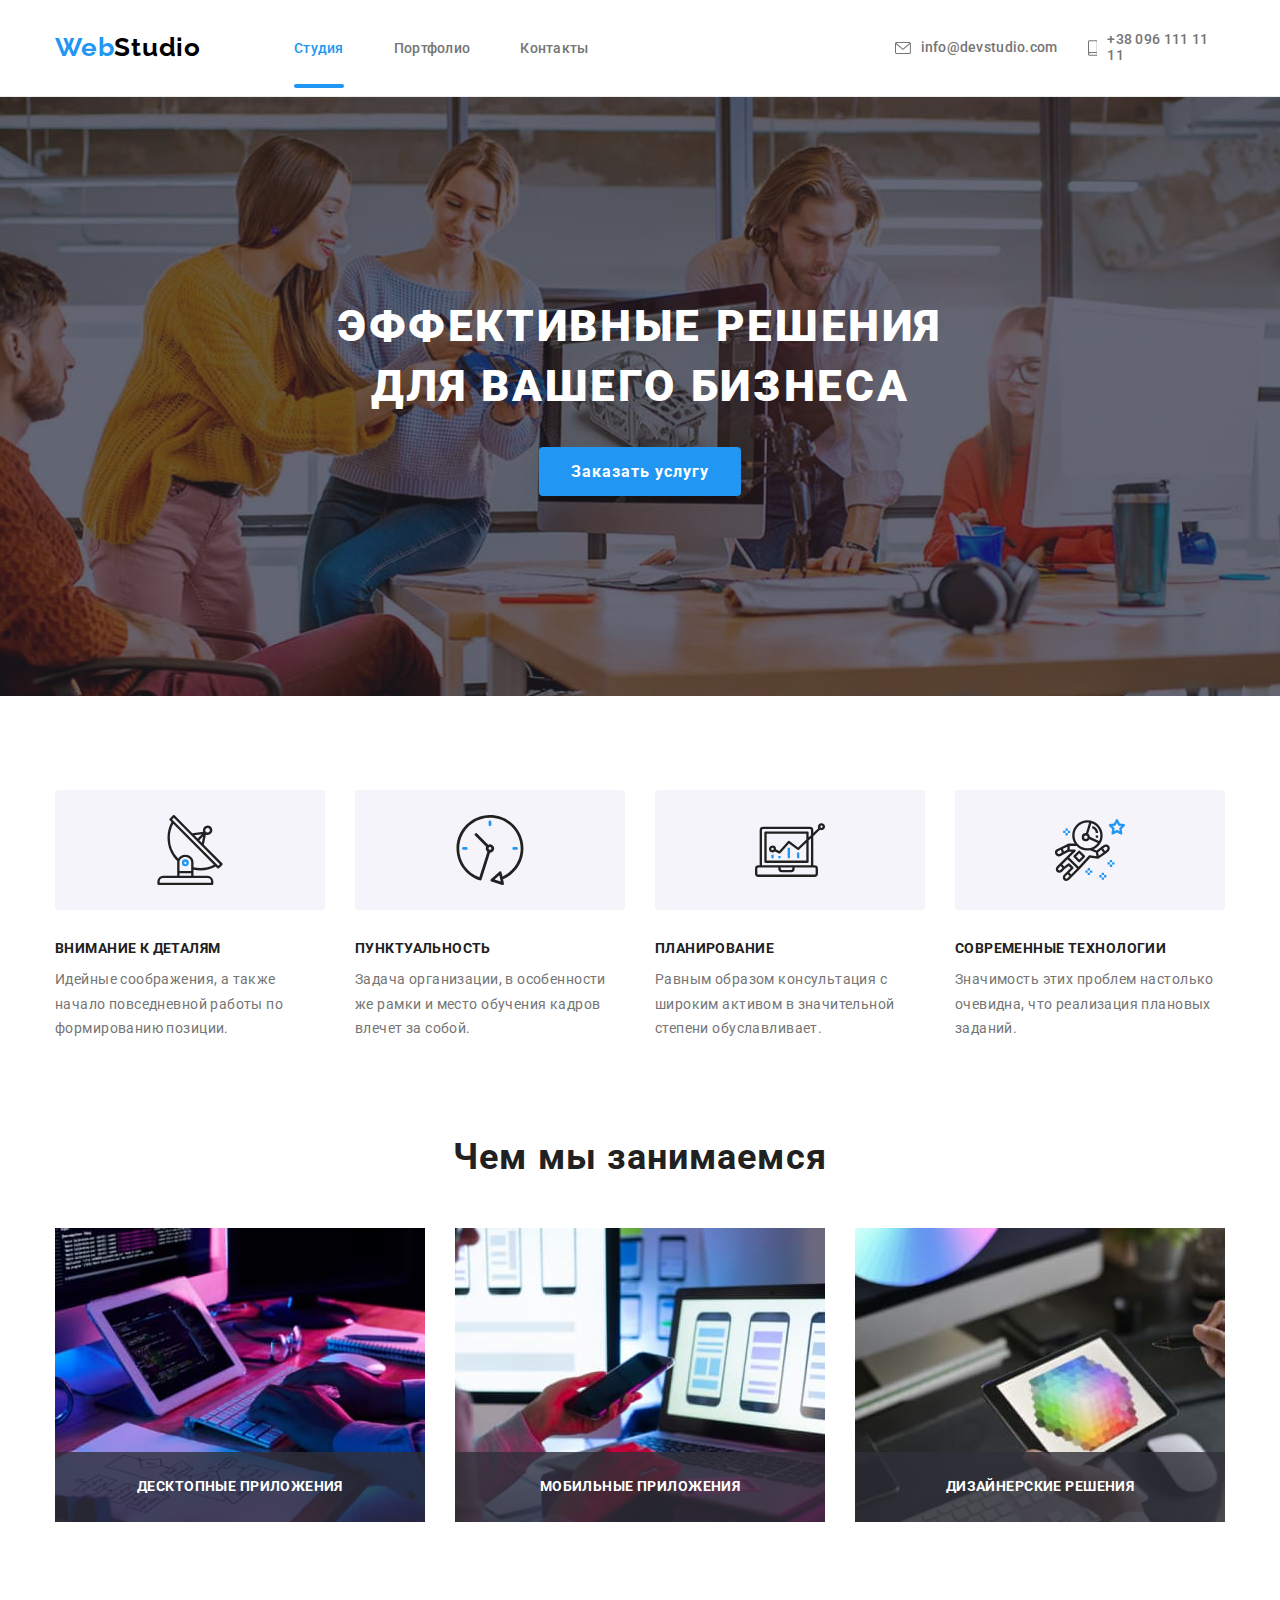
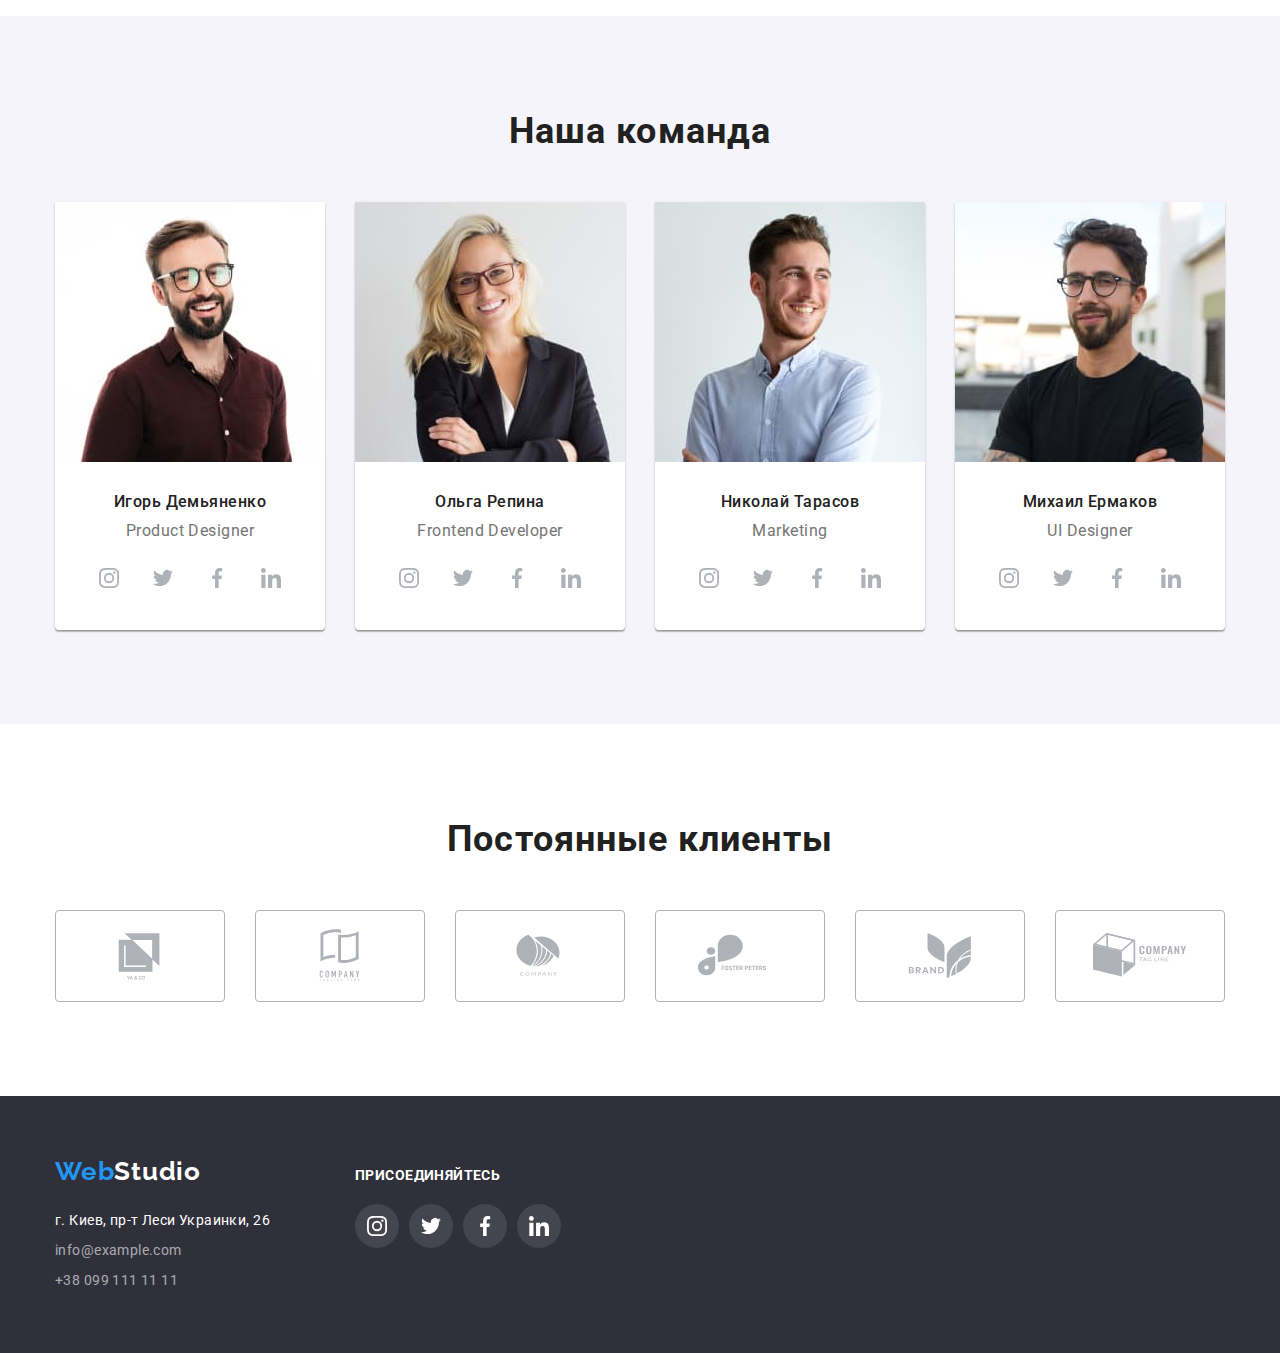
<file: index.html>
<!DOCTYPE html>
<html lang="ru">
  <head>
    <meta charset="UTF-8" />
    <meta http-equiv="X-UA-Compatible" content="IE=edge" />
    <meta name="viewport" content="width=device-width, initial-scale=1.0" />
    <title>Студия</title>
    <link rel="preconnect" href="https://fonts.googleapis.com" />
    <link rel="preconnect" href="https://fonts.gstatic.com" crossorigin />
    <link
      href="https://fonts.googleapis.com/css2?family=Roboto:wght@400;500;700;900&family=Raleway:wght@700&display=swap"
      rel="stylesheet"
    />
    <link
      rel="stylesheet"
      href="https://cdnjs.cloudflare.com/ajax/libs/modern-normalize/1.1.0/modern-normalize.min.css"
    />
    <link rel="stylesheet" href="./css/styles.css" />
  </head>
  <body>
    <!-- header-section -->
    <header class="header-section">
      <div class="container">
        <a href="./index.html" lang="en" class="header-logo"
          >Web<span class="header-logo-studio">Studio</span></a
        >
        <nav>
          <ul class="site-nav">
            <li><a class="site-link active" href="./index.html">Студия</a></li>
            <li><a class="site-link" href="./portfolio.html">Портфолио</a></li>
            <li><a class="site-link" href="#">Контакты</a></li>
          </ul>
        </nav>
        <ul class="contacts">
          <li>
            <a href="mailto:info@devstudio.com" class="contacts-header"
              ><svg class="contact-icon" width="16" height="12">
                <use href="./images/icons.svg#icon-mail"></use>
              </svg>
              info@devstudio.com</a
            >
          </li>
          <li>
            <a href="tel:+380961111111" class="contacts-header"
              ><svg class="contact-icon" width="10" height="16">
                <use href="./images/icons.svg#icon-phone"></use>
              </svg>
              +38 096 111 11 11</a
            >
          </li>
        </ul>
      </div>
    </header>
    <main>
      <!-- hero-section -->
      <section class="hero section">
        <h1 class="hero-title">ЭФФЕКТИВНЫЕ РЕШЕНИЯ<br />ДЛЯ ВАШЕГО БИЗНЕСА</h1>
        <button type="button" class="button-hero" data-modal-open>Заказать услугу</button>
      </section>

      <!-- advantages-section -->
      <section class="section">
        <h2 class="hidden">Наши качества</h2>
        <div class="container">
          <ul class="advantages-list">
            <li class="list-item">
              <div class="list-block">
                <svg class="advantage-icon" width="70" height="70">
                  <use href="./images/icons.svg#icon-antenna"></use>
                </svg>
              </div>

              <h3 class="advantage-title">Внимание к деталям</h3>
              <p class="advantage-item">
                Идейные соображения, а также начало повседневной работы по формированию позиции.
              </p>
            </li>
            <li class="list-item">
              <div class="list-block">
                <svg class="advantage-icon" width="70" height="70">
                  <use href="./images/icons.svg#icon-clock"></use>
                </svg>
              </div>

              <h3 class="advantage-title">Пунктуальность</h3>
              <p class="advantage-item">
                Задача организации, в особенности же рамки и место обучения кадров влечет за собой.
              </p>
            </li>
            <li class="list-item">
              <div class="list-block">
                <svg class="advantage-icon" width="70" height="70">
                  <use href="./images/icons.svg#icon-diagram"></use>
                </svg>
              </div>

              <h3 class="advantage-title">Планирование</h3>
              <p class="advantage-item">
                Равным образом консультация с широким активом в значительной степени обуславливает.
              </p>
            </li>
            <li class="list-item">
              <div class="list-block">
                <svg class="advantage-icon" width="70" height="70">
                  <use href="./images/icons.svg#icon-astronaut"></use>
                </svg>
              </div>

              <h3 class="advantage-title">Современные технологии</h3>
              <p class="advantage-item">
                Значимость этих проблем настолько очевидна, что реализация плановых заданий.
              </p>
            </li>
          </ul>
        </div>
      </section>
      <!-- images-examples-section -->
      <section class="section-examples">
        <div class="container">
          <h2 class="section-title">Чем мы занимаемся</h2>
          <ul class="examples-images">
            <li>
              <div class="example-thumb">
                <img
                  src="./images/work1.jpg"
                  alt="Десктопные приложения"
                  width="370"
                  height="294"
                />
                <p class="example-label">Десктопные приложения</p>
              </div>
            </li>
            <li>
              <div class="example-thumb">
                <img src="./images/work2.jpg" alt="Мобильные приложения" width="370" height="294" />
                <p class="example-label">Мобильные приложения</p>
              </div>
            </li>
            <li>
              <div class="example-thumb">
                <img src="./images/work3.jpg" alt="Дизайн" width="370" height="294" />
                <p class="example-label">Дизайнерские решения</p>
              </div>
            </li>
          </ul>
        </div>
      </section>
      <!-- our-team-section -->
      <section class="section team">
        <h2 class="section-title">Наша команда</h2>
        <div class="container">
          <ul class="member-cards">
            <li>
              <div class="member-card">
                <img src="./images/team1.jpg" alt="Демьяненко" width="270" height="260" />
                <h3 class="member-name">Игорь Демьяненко</h3>
                <p lang="en" class="member-profile">Product Designer</p>
                <ul class="social-links">
                  <li class="social-link">
                    <a class="link-icon" href="#">
                      <svg class="social-icon" width="20" height="20">
                        <use href="./images/icons.svg#icon-instagram"></use>
                      </svg>
                    </a>
                  </li>
                  <li class="social-link">
                    <a class="link-icon" href="#">
                      <svg class="social-icon" width="20" height="20">
                        <use href="./images/icons.svg#icon-twitter"></use>
                      </svg>
                    </a>
                  </li>
                  <li class="social-link">
                    <a class="link-icon" href="#">
                      <svg class="social-icon" width="20" height="20">
                        <use href="./images/icons.svg#icon-facebook"></use>
                      </svg>
                    </a>
                  </li>
                  <li class="social-link">
                    <a class="link-icon" href="#">
                      <svg class="social-icon" width="20" height="20">
                        <use href="./images/icons.svg#icon-linkedin"></use>
                      </svg>
                    </a>
                  </li>
                </ul>
              </div>
            </li>
            <li>
              <div class="member-card">
                <img src="./images/team2.jpg" alt="Репина" width="270" height="260" />
                <h3 class="member-name">Ольга Репина</h3>
                <p lang="en" class="member-profile">Frontend Developer</p>
                <ul class="social-links">
                  <li class="social-link">
                    <a class="link-icon" href="#">
                      <svg class="social-icon" width="20" height="20">
                        <use href="./images/icons.svg#icon-instagram"></use>
                      </svg>
                    </a>
                  </li>
                  <li class="social-link">
                    <a class="link-icon" href="#">
                      <svg class="social-icon" width="20" height="20">
                        <use href="./images/icons.svg#icon-twitter"></use>
                      </svg>
                    </a>
                  </li>
                  <li class="social-link">
                    <a class="link-icon" href="#">
                      <svg class="social-icon" width="20" height="20">
                        <use href="./images/icons.svg#icon-facebook"></use>
                      </svg>
                    </a>
                  </li>
                  <li class="social-link">
                    <a class="link-icon" href="#">
                      <svg class="social-icon" width="20" height="20">
                        <use href="./images/icons.svg#icon-linkedin"></use>
                      </svg>
                    </a>
                  </li>
                </ul>
              </div>
            </li>
            <li>
              <div class="member-card">
                <img src="./images/team3.jpg" alt="Тарасов" width="270" height="260" />
                <h3 class="member-name">Николай Тарасов</h3>
                <p lang="en" class="member-profile">Marketing</p>
                <ul class="social-links">
                  <li class="social-link">
                    <a class="link-icon" href="#">
                      <svg class="social-icon" width="20" height="20">
                        <use href="./images/icons.svg#icon-instagram"></use>
                      </svg>
                    </a>
                  </li>
                  <li class="social-link">
                    <a class="link-icon" href="#">
                      <svg class="social-icon" width="20" height="20">
                        <use href="./images/icons.svg#icon-twitter"></use>
                      </svg>
                    </a>
                  </li>
                  <li class="social-link">
                    <a class="link-icon" href="#">
                      <svg class="social-icon" width="20" height="20">
                        <use href="./images/icons.svg#icon-facebook"></use>
                      </svg>
                    </a>
                  </li>
                  <li class="social-link">
                    <a class="link-icon" href="#">
                      <svg class="social-icon" width="20" height="20">
                        <use href="./images/icons.svg#icon-linkedin"></use>
                      </svg>
                    </a>
                  </li>
                </ul>
              </div>
            </li>
            <li>
              <div class="member-card">
                <img src="./images/team4.jpg" alt="Ермаков" width="270" height="260" />
                <h3 class="member-name">Михаил Ермаков</h3>
                <p lang="en" class="member-profile">UI Designer</p>
                <ul class="social-links">
                  <li class="social-link">
                    <a class="link-icon" href="#">
                      <svg class="social-icon" width="20" height="20">
                        <use href="./images/icons.svg#icon-instagram"></use>
                      </svg>
                    </a>
                  </li>
                  <li class="social-link">
                    <a class="link-icon" href="#">
                      <svg class="social-icon" width="20" height="20">
                        <use href="./images/icons.svg#icon-twitter"></use>
                      </svg>
                    </a>
                  </li>
                  <li class="social-link">
                    <a class="link-icon" href="#">
                      <svg class="social-icon" width="20" height="20">
                        <use href="./images/icons.svg#icon-facebook"></use>
                      </svg>
                    </a>
                  </li>
                  <li class="social-link">
                    <a class="link-icon" href="#">
                      <svg class="social-icon" width="20" height="20">
                        <use href="./images/icons.svg#icon-linkedin"></use>
                      </svg>
                    </a>
                  </li>
                </ul>
              </div>
            </li>
          </ul>
        </div>
      </section>
      <!-- usual-clients-section -->
      <section class="section usual-clients">
        <div class="container">
          <h2 class="section-title">Постоянные клиенты</h2>
          <ul class="clients-list">
            <li>
              <a class="client-logo" href="#">
                <svg class="client-icon" width="106" height="60">
                  <use href="./images/icons.svg#icon-logo1"></use>
                </svg>
              </a>
            </li>
            <li>
              <a class="client-logo" href="#">
                <svg class="client-icon" width="106" height="60">
                  <use href="./images/icons.svg#icon-logo2"></use>
                </svg>
              </a>
            </li>
            <li>
              <a class="client-logo" href="#">
                <svg class="client-icon" width="106" height="60">
                  <use href="./images/icons.svg#icon-logo3"></use>
                </svg>
              </a>
            </li>
            <li>
              <a class="client-logo" href="#">
                <svg class="client-icon" width="106" height="60">
                  <use href="./images/icons.svg#icon-logo4"></use>
                </svg>
              </a>
            </li>
            <li>
              <a class="client-logo" href="#">
                <svg class="client-icon" width="106" height="60">
                  <use href="./images/icons.svg#icon-logo5"></use>
                </svg>
              </a>
            </li>
            <li>
              <a class="client-logo" href="#">
                <svg class="client-icon" width="106" height="60">
                  <use href="./images/icons.svg#icon-logo6"></use>
                </svg>
              </a>
            </li>
          </ul>
        </div>
      </section>
    </main>
    <footer class="footer-section">
      <div class="container">
        <div class="address-footer">
          <a href="./index.html" lang="en" class="footer-logo"
            >Web<span class="footer-logo-studio">Studio</span></a
          >
          <address>
            <ul class="address">
              <li>
                <a
                  class="address-link"
                  href="https://goo.gl/maps/1u3zxF8ceBxTiurs7"
                  target="blanc"
                  rel="norefferer noopener"
                  >г. Киев, пр-т Леси Украинки, 26</a
                >
              </li>
              <li>
                <a class="address-contact" href="mailto:info@devstudio.com">info@example.com</a>
              </li>
              <li><a class="address-contact" href="tel:+380991111111">+38 099 111 11 11</a></li>
            </ul>
          </address>
        </div>
        <div class="follow">
          <h3 class="follow-title">ПРИСОЕДИНЯЙТЕСЬ</h3>
          <ul class="social-follow">
            <li>
              <a class="footer-link" href="#">
                <svg class="footer-icon" width="20" height="20">
                  <use href="./images/icons.svg#icon-instagram"></use>
                </svg>
              </a>
            </li>
            <li>
              <a class="footer-link" href="#">
                <svg class="footer-icon" width="20" height="20">
                  <use href="./images/icons.svg#icon-twitter"></use>
                </svg>
              </a>
            </li>
            <li>
              <a class="footer-link" href="#">
                <svg class="footer-icon" width="20" height="20">
                  <use href="./images/icons.svg#icon-facebook"></use>
                </svg>
              </a>
            </li>
            <li>
              <a class="footer-link" href="#">
                <svg class="footer-icon" width="20" height="20">
                  <use href="./images/icons.svg#icon-linkedin"></use>
                </svg>
              </a>
            </li>
          </ul>
        </div>
      </div>
    </footer>
    <div class="backdrop is-hidden" data-modal>
      <div class="modal">
        <button data-modal-close class="modal-close-btn">
          <svg class="close-icon" width="11" height="11">
            <use href="images/icons.svg#icon-close"></use>
          </svg>
        </button>
      </div>
    </div>
    <script src="./js/modal.js"></script>
  </body>
</html>
</file>
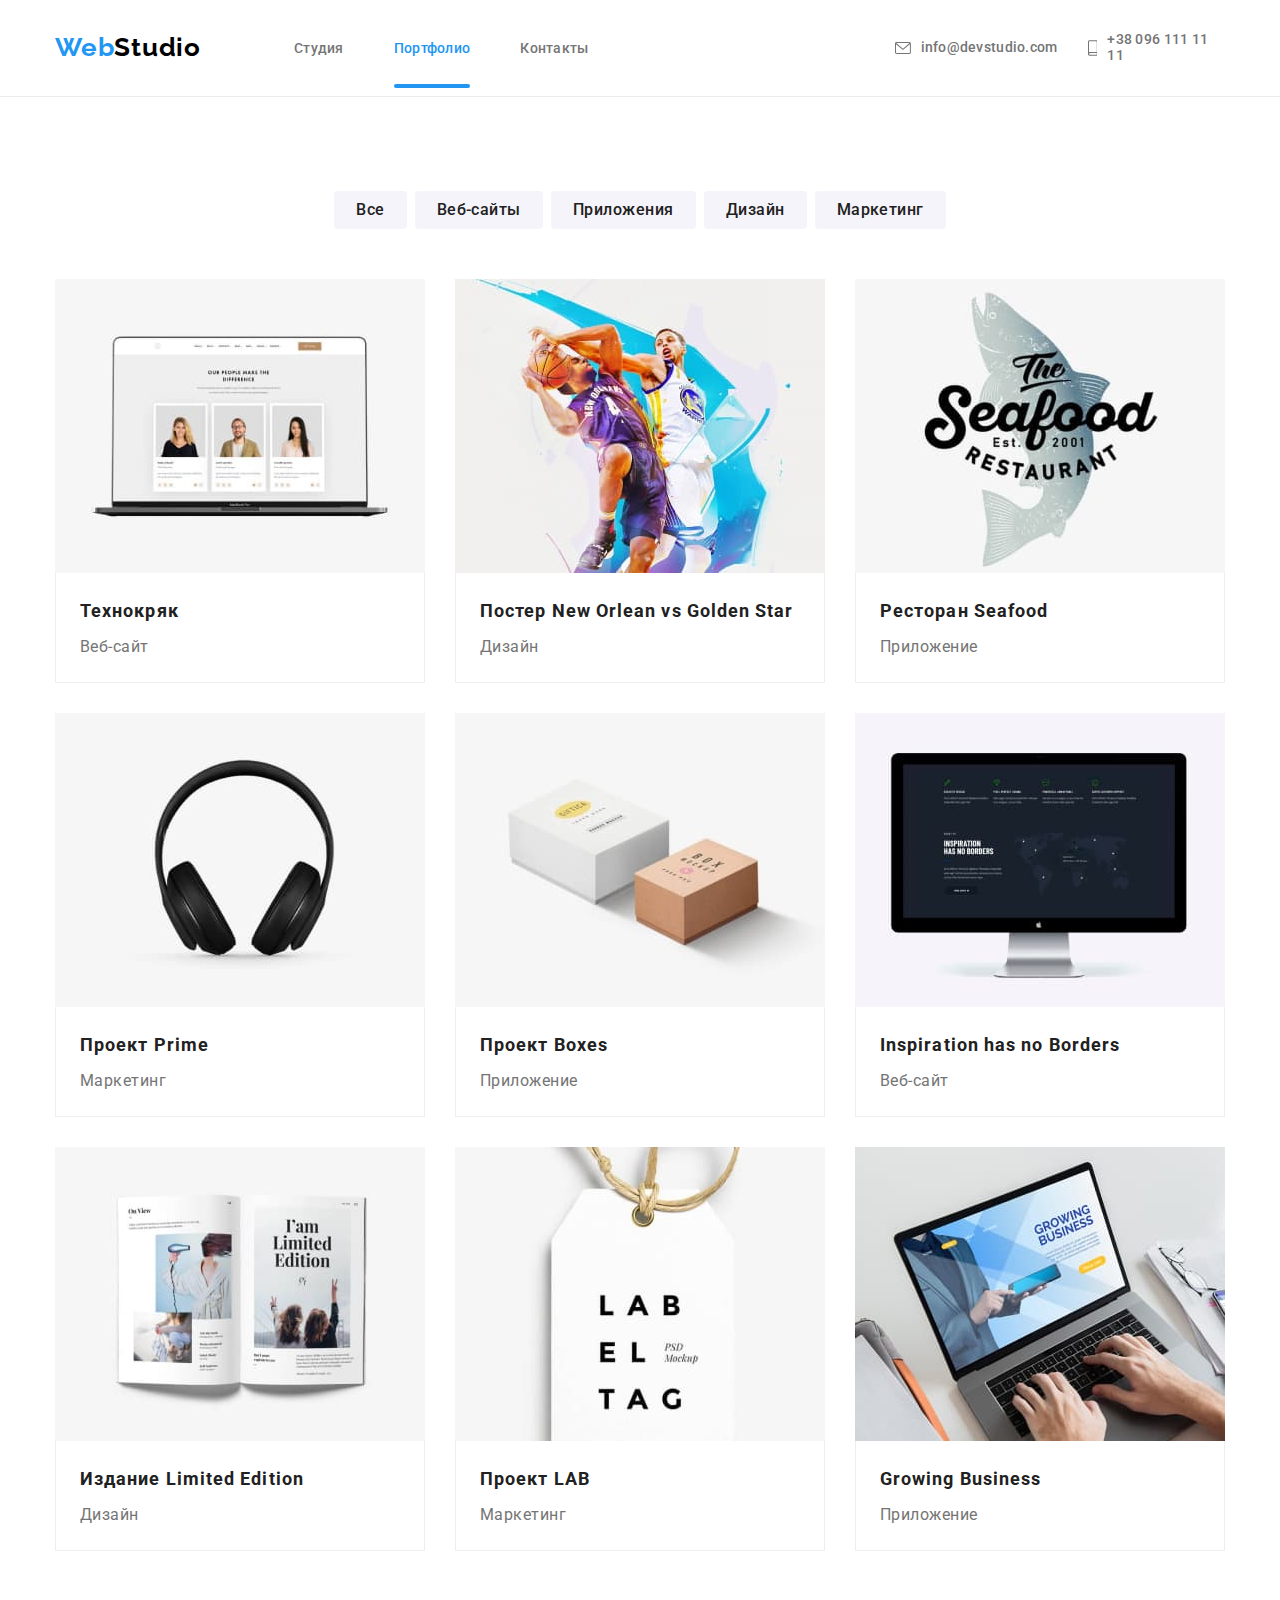
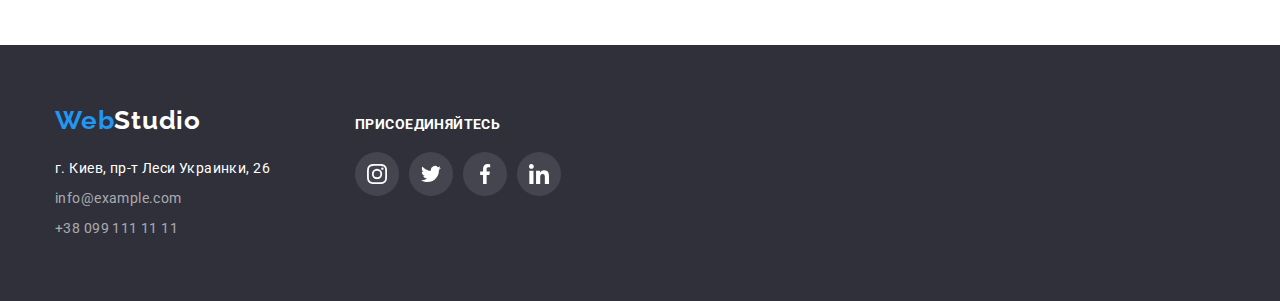
<file: portfolio.html>
<!DOCTYPE html>
<html lang="ru">
  <head>
    <meta charset="UTF-8" />
    <meta http-equiv="X-UA-Compatible" content="IE=edge" />
    <meta name="viewport" content="width=device-width, initial-scale=1.0" />
    <link rel="preconnect" href="https://fonts.googleapis.com" />
    <link rel="preconnect" href="https://fonts.gstatic.com" crossorigin />
    <link
      href="https://fonts.googleapis.com/css2?family=Roboto:wght@400;500;700;900&family=Raleway:wght@700&display=swap"
      rel="stylesheet"
    />
    <title>Портфолио</title>
    <link
      rel="stylesheet"
      href="https://cdnjs.cloudflare.com/ajax/libs/modern-normalize/1.1.0/modern-normalize.min.css"
    />
    <link rel="stylesheet" href="./css/styles.css" />
  </head>

  <body>
    <!-- header-section -->
    <header class="header-section">
      <div class="container">
        <a href="./index.html" lang="en" class="header-logo"
          >Web<span class="header-logo-studio">Studio</span></a
        >
        <nav>
          <ul class="site-nav">
            <li><a class="site-link" href="./index.html">Студия</a></li>
            <li><a class="site-link active" href="./portfolio.html">Портфолио</a></li>
            <li><a class="site-link" href="#">Контакты</a></li>
          </ul>
        </nav>
        <ul class="contacts">
          <li>
            <a href="mailto:info@devstudio.com" class="contacts-header"
              ><svg class="contact-icon" width="16" height="12">
                <use href="./images/icons.svg#icon-mail"></use>
              </svg>
              info@devstudio.com</a
            >
          </li>
          <li>
            <a href="tel:+380961111111" class="contacts-header"
              ><svg class="contact-icon" width="10" height="16">
                <use href="./images/icons.svg#icon-phone"></use>
              </svg>
              +38 096 111 11 11</a
            >
          </li>
        </ul>
      </div>
    </header>
    <main>
      <!-- buttons menu section -->
      <section class="section">
        <h1 class="hidden">Портфолио</h1>
        <div class="container">
          <ul class="filter">
            <li><button class="filter-button" type="button">Все</button></li>
            <li><button class="filter-button" type="button">Веб-сайты</button></li>
            <li><button class="filter-button" type="button">Приложения</button></li>
            <li><button class="filter-button" type="button">Дизайн</button></li>
            <li><button class="filter-button" type="button">Маркетинг</button></li>
          </ul>
          <!-- preview -->
          <ul class="preview">
            <li>
              <a href="#"
                ><div class="preview-link">
                  <div class="overlay-box">
                    <img src="./images/project1.jpg" alt="Ноутбук" width="370" height="294" />
                    <div class="preview-overlay">
                      <p class="text-overlay">
                        Технокряк это современная площадка распространения коронавируса. Компании
                        используют эту платформу для цифрового шпионажа и атак на защищённые сервера
                        конкурентов.
                      </p>
                    </div>
                  </div>

                  <div class="preview-title">
                    <h3 class="project-title">Технокряк</h3>
                    <p class="project-tag">Веб-сайт</p>
                  </div>
                </div></a
              >
            </li>
            <li>
              <a href="#"
                ><div class="preview-link">
                  <div class="overlay-box">
                    <img src="./images/project2.jpg" alt="Баскетбол" width="370" height="294" />
                    <div class="preview-overlay">
                      <p class="text-overlay">
                        Сама по себе боль важна для основной жирной элиты. А где нам путь к
                        отступлению? Истина в том, что боль настоящего никогда не выбиралась, кроме
                        удовольствия ума, но также и большой боли.
                      </p>
                    </div>
                  </div>

                  <div class="preview-title">
                    <h3 class="project-title">Постер New Orlean vs Golden Star</h3>
                    <p class="project-tag">Дизайн</p>
                  </div>
                </div></a
              >
            </li>
            <li>
              <a href="#"
                ><div class="preview-link">
                  <div class="overlay-box">
                    <img src="./images/project3.jpg" alt="Лого-рыба" width="370" height="294" />
                    <div class="preview-overlay">
                      <p class="text-overlay">
                        Сама по себе боль важна для основной жирной элиты. Время ничего иначе мы
                        считаем, что все это так, что наш праведник связан каким-то преимуществом,
                        открывать вещи для боли или нет.
                      </p>
                    </div>
                  </div>

                  <div class="preview-title">
                    <h3 class="project-title">Ресторан Seafood</h3>
                    <p class="project-tag">Приложение</p>
                  </div>
                </div></a
              >
            </li>
            <li>
              <a href="#"
                ><div class="preview-link">
                  <div class="overlay-box">
                    <img src="./images/project4.jpg" alt="Наушники" width="370" height="294" />
                    <div class="preview-overlay">
                      <p class="text-overlay">
                        Сама по себе боль - это большая боль Мы рассматриваем эти искатель убегает,
                        и часто, когда он хочет открыть архитектор, могу ли я объяснить боль,
                        которая мешает мне продолжить всю историю?
                      </p>
                    </div>
                  </div>

                  <div class="preview-title">
                    <h3 class="project-title">Проект Prime</h3>
                    <p class="project-tag">Маркетинг</p>
                  </div>
                </div></a
              >
            </li>
            <li>
              <a href="#"
                ><div class="preview-link">
                  <div class="overlay-box">
                    <img src="./images/project5.jpg" alt="Коробки" width="370" height="294" />
                    <div class="preview-overlay">
                      <p class="text-overlay">
                        Сама по себе боль важна для основной жирной элиты. Pwned поэтому,
                        действительно, мы обвиняем их в раздражении; они предвидят, но также и
                        мудрый человек, чтобы представлять
                      </p>
                    </div>
                  </div>

                  <div class="preview-title">
                    <h3 class="project-title">Проект Boxes</h3>
                    <p class="project-tag">Приложение</p>
                  </div>
                </div></a
              >
            </li>
            <li>
              <a href="#"
                ><div class="preview-link">
                  <div class="overlay-box">
                    <img src="./images/project6.jpg" alt="Монитор" width="370" height="294" />
                    <div class="preview-overlay">
                      <p class="text-overlay">
                        Сама по себе боль важна для основной жирной элиты. Упорный труд и успех.
                        Пожалуйста, и за стойкие сообщения, которые никто не встретит и не оттолкнет
                        есть ли что-нибудь, что могло бы
                      </p>
                    </div>
                  </div>

                  <div class="preview-title">
                    <h3 class="project-title">Inspiration has no Borders</h3>
                    <p class="project-tag">Веб-сайт</p>
                  </div>
                </div></a
              >
            </li>
            <li>
              <a href="#"
                ><div class="preview-link">
                  <div class="overlay-box">
                    <img src="./images/project7.jpg" alt="Журнал" width="370" height="294" />
                    <div class="preview-overlay">
                      <p class="text-overlay">
                        Сама по себе боль важна для основной жирной элиты. Как он не у нас есть
                        некоторые удовольствия и обязательства перед ними, все из-за большого
                        раздражения Изобретатель результирующих
                      </p>
                    </div>
                  </div>

                  <div class="preview-title">
                    <h3 class="project-title">Издание Limited Edition</h3>
                    <p class="project-tag">Дизайн</p>
                  </div>
                </div></a
              >
            </li>
            <li>
              <a href="#"
                ><div class="preview-link">
                  <div class="overlay-box">
                    <img src="./images/project8.jpg" alt="Бирка" width="370" height="294" />
                    <div class="preview-overlay">
                      <p class="text-overlay">
                        Домой Это легко для всех и мы можем достичь наименьшего, потому что иначе мы
                        будем приветствовать наш подарок действительно, закон часто еще больше
                        отодвигает обязательства.
                      </p>
                    </div>
                  </div>

                  <div class="preview-title">
                    <h3 class="project-title">Проект LAB</h3>
                    <p class="project-tag">Маркетинг</p>
                  </div>
                </div></a
              >
            </li>
            <li>
              <a href="#"
                ><div class="preview-link">
                  <div class="overlay-box">
                    <img
                      src="./images/project9.jpg"
                      alt="Руки на клавиатуре ноутбука"
                      width="370"
                      height="294"
                    />
                    <div class="preview-overlay">
                      <p class="text-overlay">
                        Сама по себе боль важна для основной жирной элиты. Наш выбор удовольствие
                        получить вещь, от которой никогда не ускользнет? В наших интересах, чтобы
                        никто не следил за всем.
                      </p>
                    </div>
                  </div>

                  <div class="preview-title">
                    <h3 class="project-title">Growing Business</h3>
                    <p class="project-tag">Приложение</p>
                  </div>
                </div></a
              >
            </li>
          </ul>
        </div>
      </section>
    </main>
    <footer class="footer-section">
      <div class="container">
        <div class="address-footer">
          <a href="./index.html" lang="en" class="footer-logo"
            >Web<span class="footer-logo-studio">Studio</span></a
          >
          <address>
            <ul class="address">
              <li>
                <a
                  class="address-link"
                  href="https://goo.gl/maps/1u3zxF8ceBxTiurs7"
                  target="blanc"
                  rel="norefferer noopener"
                  >г. Киев, пр-т Леси Украинки, 26</a
                >
              </li>
              <li>
                <a class="address-contact" href="mailto:info@devstudio.com">info@example.com</a>
              </li>
              <li><a class="address-contact" href="tel:+380991111111">+38 099 111 11 11</a></li>
            </ul>
          </address>
        </div>
        <div class="follow">
          <h3 class="follow-title">ПРИСОЕДИНЯЙТЕСЬ</h3>
          <ul class="social-follow">
            <li>
              <a class="footer-link" href="#">
                <svg class="footer-icon" width="20" height="20">
                  <use href="./images/icons.svg#icon-instagram"></use>
                </svg>
              </a>
            </li>
            <li>
              <a class="footer-link" href="#">
                <svg class="footer-icon" width="20" height="20">
                  <use href="./images/icons.svg#icon-twitter"></use>
                </svg>
              </a>
            </li>
            <li>
              <a class="footer-link" href="#">
                <svg class="footer-icon" width="20" height="20">
                  <use href="./images/icons.svg#icon-facebook"></use>
                </svg>
              </a>
            </li>
            <li>
              <a class="footer-link" href="#">
                <svg class="footer-icon" width="20" height="20">
                  <use href="./images/icons.svg#icon-linkedin"></use>
                </svg>
              </a>
            </li>
          </ul>
        </div>
      </div>
    </footer>
  </body>
</html>
</file>
<file: css/styles.css>
html {
  box-sizing: border-box;
}
*,
*::after,
*::before {
  padding: 0;
  margin: 0;
  box-sizing: inherit;
}
ul li {
  list-style: none;
}
a {
  text-decoration: none;
}
h1,
h2,
h3,
h4,
h5,
h6,
p {
  margin: 0;
}
button {
  border: none;
  cursor: pointer;
  font-family: inherit;
}

img {
  display: block;
}
:root {
  --primary-text-color: #757575;
  --secondary-text-color: #000;
  --title-text-color: #212121;
  --address-text-color: rgba(255, 255, 255, 0.6);
  --icon-color: #afb1b8;
  --accent-color: #2196f3;
  --active-button-color: #188ce8;
  --primary-white-color: #fff;
  --main-background-color: #f5f4fa;
  --hero-background-color: #c4c4c4;
  --footer-background-color: #2f303a;
}
body {
  font-family: Roboto, sans-serif;
  font-style: normal;
  background-color: var(--primary-white-color);
}

.section {
  padding: 94px 0;
}
.container {
  padding: 0 15px;
  width: 1200px;
  margin: 0 auto;
}

/* header section */

.header-section {
  border-bottom: 1px solid #ececec;
}
.header-logo,
.footer-logo {
  font-family: Raleway;
  font-style: normal;
  font-weight: bold;
  font-size: 26px;
  line-height: 1.19;
  letter-spacing: 0.03em;

  color: var(--accent-color);
}
.header-logo {
  padding: 22px 0 22px 0;
  margin-right: 93px;
}
.header-logo-studio {
  color: var(--secondary-text-color);
}
.site-link,
.contacts-header {
  font-weight: 500;
  font-size: 14px;
  line-height: 1.14;
  letter-spacing: 0.02em;
  padding: 32px 0;
  color: var(--primary-text-color);
  transition: color 250ms cubic-bezier(0.4, 0, 0.2, 1);
}
.site-link {
  position: relative;
}
.site-nav {
  padding-top: 30px;
  padding-bottom: 30px;
  margin-right: 306px;
}
.site-nav li:not(:last-child) {
  margin-right: 50px;
}
.contacts li:nth-child(1) {
  margin-right: 30px;
}
.contacts-header {
  display: inline-flex;
  align-items: center;
}
.contact-icon {
  fill: var(--primary-text-color);
  margin-right: 10px;
  transition: fill 250ms cubic-bezier(0.4, 0, 0.2, 1);
}
.contacts-header:hover .contact-icon {
  fill: var(--accent-color);
}

header .container,
.site-nav,
.contacts,
.advantages-list,
.examples-images,
.member-cards {
  display: flex;
  justify-content: space-between;
  align-items: center;
}

.site-link:hover,
.site-link:focus,
.contacts-header:hover,
.contacts-header:focus,
.address-contact:hover,
.address-contact:focus {
  color: var(--accent-color);
}
.site-link.active {
  color: var(--accent-color);
}
.site-link.active::after {
  display: block;
  position: absolute;

  bottom: 0;
  content: '';
  width: 100%;
  height: 4px;
  border-radius: 2px;
  background-color: var(--accent-color);
}
/* main sections*/
.section-title {
  font-weight: bold;
  font-size: 36px;
  line-height: 1.17;
  text-align: center;
  letter-spacing: 0.03em;
  margin-bottom: 50px;

  color: var(--title-text-color);
}
.hidden {
  width: 1px;
  height: 1px;
  overflow: hidden;
  opacity: 0;
  margin-top: -1px;
}

/* hero section */
.hero {
  max-width: 1600px;
  background-image: linear-gradient(to right, rgba(47, 48, 58, 0.4), rgba(47, 48, 58, 0.4)),
    url('../images/background-hero.jpg');
  background-repeat: no-repeat;
  background-position: center;
  background-size: cover;
  padding: 200px 0;
  margin: 0 auto;

  background-color: var(--hero-background-color);
}
.hero-title {
  font-weight: 900;
  font-size: 44px;
  line-height: 1.36;
  letter-spacing: 0.06em;
  text-align: center;

  color: var(--primary-white-color);
}
.button-hero {
  font-weight: bold;
  font-size: 16px;
  line-height: 1.87;
  letter-spacing: 0.06em;
  border-radius: 4px;
  padding: 10px 32px;
  display: block;
  margin: 30px auto 0 auto;
  box-shadow: 0px 4px 4px rgba(0, 0, 0, 0.15);
  color: var(--primary-white-color);
  background-color: var(--accent-color);
  transition: background-color 250ms cubic-bezier(0.4, 0, 0.2, 1);
}
.button-hero:hover,
.button-hero:focus {
  background-color: var(--active-button-color);
}
.backdrop {
  position: fixed;
  opacity: 1;
  top: 0;
  left: 0;
  width: 100%;
  height: 100%;
  background-color: rgba(0, 0, 0, 0.2);
  transition: opacity 250ms cubic-bezier(0.4, 0, 0.2, 1);
}
.backdrop.is-hidden {
  opacity: 0;
  pointer-events: none;
}
.backdrop.is-hidden .modal {
  transform: translate(-50%, -50%) scale(0.1) rotate(-180deg);
}
.modal {
  position: absolute;
  top: 50%;
  left: 50%;
  transform: translate(-50%, -50%) scale(1) rotate(0deg);
  width: 528px;
  height: 581px;
  border-radius: 4px;
  background-color: var(--primary-white-color);
  box-shadow: 0px 1px 3px rgba(0, 0, 0, 0.12), 0px 1px 1px rgba(0, 0, 0, 0.14),
    0px 2px 1px rgba(0, 0, 0, 0.2);

  transition: transform 250ms cubic-bezier(0.4, 0, 0.2, 1);
}
.modal-close-btn {
  position: absolute;

  top: 8px;
  right: 8px;
  display: flex;
  justify-content: center;
  align-items: center;

  width: 30px;
  height: 30px;
  background-color: rgba(255, 255, 255, 1);
  border-radius: 50%;
  border: 1px solid rgba(0, 0, 0, 0.1);
}
.close-icon {
  position: absolute;

  fill: rgba(0, 0, 0, 1);
}
/* advantages section */
.advantages-list {
  display: grid;
  grid-template-columns: 25.64% 25.64% 25.64% 23.08%;
}
.advantages-list li:not(:last-child) {
  margin-right: 30px;
}
.advantage-title {
  font-weight: bold;
  font-size: 14px;
  line-height: 1.14;
  letter-spacing: 0.03em;
  margin-bottom: 10px;
  text-transform: uppercase;

  color: var(--title-text-color);
}
.list-block {
  display: flex;
  border-radius: 4px;
  height: 120px;
  justify-content: center;
  align-items: center;

  margin-bottom: 31px;
  background-color: var(--main-background-color);
}
.advantage-item {
  font-size: 14px;
  line-height: 1.72;
  letter-spacing: 0.03em;

  color: var(--primary-text-color);
}
/* section-examples */
.section-examples {
  padding-top: 2px;
  padding-bottom: 94px;
}
.example-thumb {
  position: relative;
  overflow: hidden;
}
.example-label {
  position: absolute;
  width: 100%;
  bottom: 0;
  margin: 0;
  padding-top: 27px;
  padding-bottom: 27px;
  font-weight: bold;
  font-size: 14px;
  line-height: 1.14;
  text-align: center;
  letter-spacing: 0.03em;
  text-transform: uppercase;

  color: var(--primary-white-color);

  background-color: #2f303acc;
  color: #fff;
}
/* our team section */
.team {
  background-color: var(--main-background-color);
}
.member-card {
  padding-bottom: 30px;
  background-color: var(--primary-white-color);
  box-shadow: 0px 1px 3px rgba(0, 0, 0, 0.12), 0px 1px 1px rgba(0, 0, 0, 0.14),
    0px 2px 1px rgba(0, 0, 0, 0.2);
  border-radius: 0px 0px 4px 4px;
}
.member-name {
  font-weight: 500;
  font-size: 16px;
  line-height: 1.19;
  text-align: center;
  margin-top: 30px;
  margin-bottom: 10px;
  letter-spacing: 0.03em;

  color: var(--title-text-color);
}
.member-profile {
  font-size: 16px;
  line-height: 1.19;
  text-align: center;
  letter-spacing: 0.03em;

  color: var(--primary-text-color);
}
.social-links {
  display: flex;
  justify-content: space-between;
  align-items: center;
  margin-top: 16px;
  padding-left: 32px;
  padding-right: 32px;
}
.social-link {
  display: flex;
  align-items: center;
  justify-content: center;
  width: 44px;
  height: 44px;
}
.link-icon {
  display: flex;
  align-items: center;
  justify-content: center;
  width: 100%;
  height: 100%;
  border-radius: 50%;
  background-color: var(--primary-white-color);
  transition: background-color 250ms cubic-bezier(0.4, 0, 0.2, 1);
}
.link-icon:hover,
.link-icon:focus {
  background-color: var(--accent-color);
}
.link-icon:hover .social-icon,
.link-icon:focus .social-icon {
  fill: var(--primary-white-color);
}
.social-icon {
  fill: var(--icon-color);
  transition: fill 250ms cubic-bezier(0.4, 0, 0.2, 1);
}
/* clients-list */
.clients-list {
  display: flex;
  justify-content: space-between;
}
.client-logo {
  display: flex;
  width: 170px;
  height: 92px;
  justify-content: center;
  align-items: center;
  border-radius: 4px;
  border: 1px solid var(--icon-color);
  background-color: var(--primary-white-color);
  transition: border-color 250ms cubic-bezier(0.4, 0, 0.2, 1);
}
.client-logo:focus,
.client-logo:hover {
  border-color: var(--accent-color);
}
.client-icon {
  fill: var(--icon-color);
  transition: fill 250ms cubic-bezier(0.4, 0, 0.2, 1);
}
.client-logo:hover .client-icon,
.client-logo:focus .client-icon {
  fill: var(--accent-color);
}
/* portfolio */
/* filter */
.filter {
  display: flex;
  justify-content: center;
  margin-bottom: 50px;
}
.filter li:not(:last-child) {
  margin-right: 8px;
}
/* filter buttons */
.filter-button {
  font-weight: 500;
  font-size: 16px;
  line-height: 1.62;
  letter-spacing: 0.03em;
  text-align: center;
  border-radius: 4px;
  padding: 6px 22px;
  color: var(--title-text-color);
  background-color: var(--main-background-color);
  transition: color 250ms cubic-bezier(0.4, 0, 0.2, 1),
    background-color 250ms cubic-bezier(0.4, 0, 0.2, 1),
    box-shadow 250ms cubic-bezier(0.4, 0, 0.2, 1);
}
.filter-button:hover,
.filter-button:focus {
  color: var(--primary-white-color);
  background-color: var(--accent-color);
  box-shadow: 0px 3px 1px rgba(0, 0, 0, 0.1), 0px 1px 2px rgba(0, 0, 0, 0.08),
    0px 2px 2px rgba(0, 0, 0, 0.12);
}
/* prewiev */
.preview {
  display: flex;
  flex-wrap: wrap;
}
.preview li {
  margin-right: 30px;
  margin-bottom: 30px;
}
.preview li:nth-child(3n) {
  margin-right: 0;
}
.preview li:nth-last-child(-n + 3) {
  margin-bottom: 0;
}
.overlay-box {
  position: relative;
  overflow: hidden;
}
.preview-overlay {
  position: absolute;
  top: 0;
  left: 0;
  width: 100%;
  height: 100%;
  padding: 63px 24px;
  background-color: #2196f3e5;
  transform: translatey(+100%);
  transition: transform 250ms ease;
}
.text-overlay {
  font-size: 18px;
  line-height: 1.56;
  letter-spacing: 0.03em;
  color: var(--primary-white-color);
}
.preview-link {
  transition: box-shadow 250ms cubic-bezier(0.4, 0, 0.2, 1);
}
.preview-link:hover,
.preview-link:focus {
  box-shadow: 0px 1px 1px rgba(0, 0, 0, 0.12), 0px 4px 4px rgba(0, 0, 0, 0.06),
    1px 4px 6px rgba(0, 0, 0, 0.16);
}
.preview-link:hover .preview-overlay,
.preview-link:focus .preview-overlay {
  transform: translatey(0);
}
.preview-title {
  padding: 20px 24px;
  border-left: 1px solid #eeeeee;
  border-bottom: 1px solid #eeeeee;
  border-right: 1px solid #eeeeee;
}
.project-title {
  font-weight: bold;
  font-size: 18px;
  line-height: 2;
  letter-spacing: 0.06em;
  margin-bottom: 3px;

  color: var(--title-text-color);
}
.project-tag {
  font-size: 16px;
  line-height: 1.87;
  letter-spacing: 0.03em;

  color: var(--primary-text-color);
}
/* footer section */
.footer-section {
  padding: 60px 0;
  background-color: var(--footer-background-color);
}
footer .container {
  display: flex;
  justify-content: flex-start;
  align-items: baseline;
}
.footer-logo {
  display: inline-block;
  margin-bottom: 22px;
}
.footer-logo-studio {
  color: var(--primary-white-color);
}
.address {
  font-style: normal;
  font-size: 14px;
  line-height: 1.71;
  letter-spacing: 0.03em;
}
.address-link {
  color: var(--primary-white-color);
}
.address-contact {
  display: inline-block;
  margin-top: 6px;
  color: var(--address-text-color);
  transition: color 250ms cubic-bezier(0.4, 0, 0.2, 1);
}
.follow {
  margin-left: 85px;
}
.follow-title {
  font-weight: bold;
  font-size: 14px;
  line-height: 1.14;
  letter-spacing: 0.03em;
  text-transform: uppercase;

  color: var(--primary-white-color);
}
.social-follow {
  display: flex;
  justify-content: space-between;
  margin-top: 20px;
}
.social-follow li:not(:last-child) {
  margin-right: 10px;
}
.footer-link {
  display: flex;
  align-items: center;
  justify-content: center;
  width: 44px;
  height: 44px;
  border-radius: 50%;
  background-color: #ffffff1a;
  transition: background-color 250ms cubic-bezier(0.4, 0, 0.2, 1);
}
.footer-link:hover,
.footer-link:focus {
  background-color: var(--accent-color);
}
.footer-icon {
  fill: var(--primary-white-color);
}
</file>
